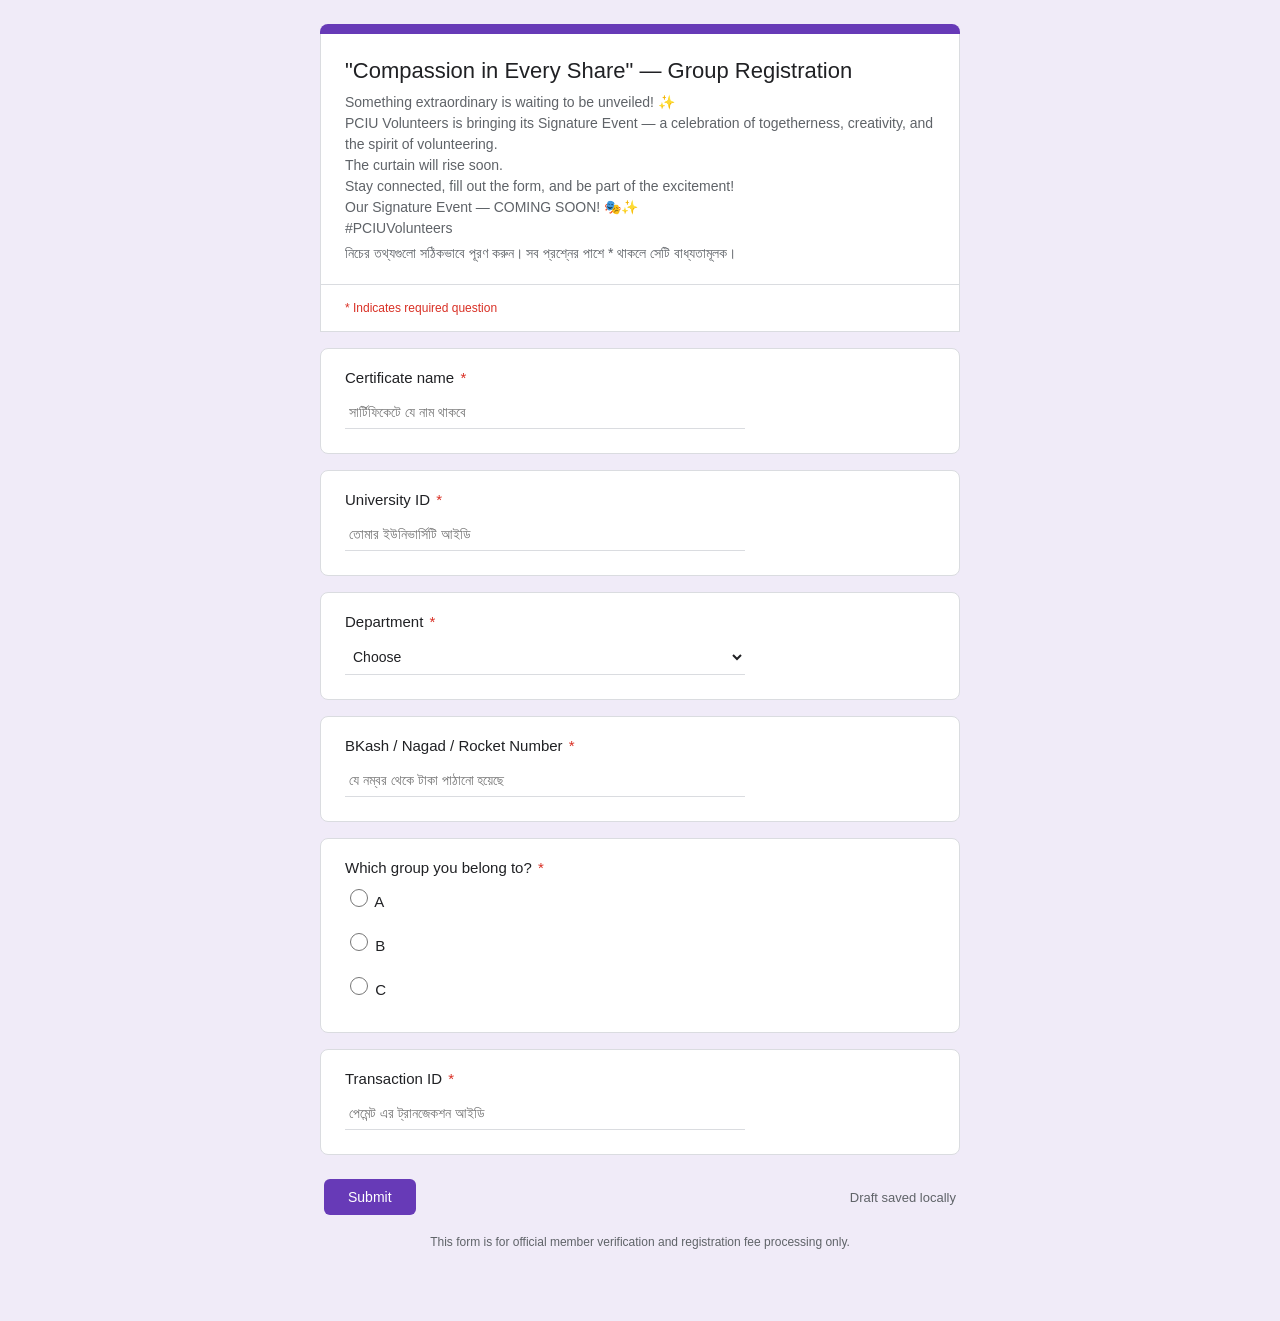
<file: form.html>
<!DOCTYPE html>
<html lang="bn">
<head>
<meta charset="UTF-8">
<title>Compassion in Every Share - Registration</title>
<style>
  :root{
    --purple:#673ab7;
    --purple-dark:#5b2fa8;
    --border:#dadce0;
    --text:#202124;
    --muted:#5f6368;
    --bg:#f0ebf8;
  }
  *{box-sizing:border-box;}
  body{
    margin:0;
    font-family:"Segoe UI", Roboto, Arial, sans-serif;
    background:var(--bg);
    color:var(--text);
    padding:24px 12px 60px;
  }
  .wrap{max-width:640px;margin:0 auto;}
  .topbar{
    height:10px;
    background:var(--purple);
    border-radius:8px 8px 0 0;
  }
  .card{
    background:#fff;
    border:1px solid var(--border);
    border-top:none;
  }
  .header{padding:24px 24px 20px;border-bottom:1px solid var(--border);}
  .header h1{font-size:22px;margin:0 0 8px;font-weight:500;}
  .header p{font-size:14px;color:var(--muted);margin:4px 0 0;line-height:1.5;}
  .required-note{font-size:12px;color:#d93025;padding:16px 24px;}
  .field{
    background:#fff;
    border:1px solid var(--border);
    margin-top:16px;
    padding:20px 24px 24px;
    border-radius:8px;
  }
  .field label{
    display:block;
    font-size:15px;
    margin-bottom:10px;
  }
  .field label .req{color:#d93025;margin-left:2px;}
  input[type="text"], select{
    width:100%;
    max-width:400px;
    padding:8px 4px;
    font-size:14px;
    border:none;
    border-bottom:1px solid var(--border);
    background:transparent;
    outline:none;
    color:var(--text);
  }
  input[type="text"]:focus, select:focus{
    border-bottom:2px solid var(--purple);
  }
  .radio-group{display:flex;flex-direction:column;gap:10px;margin-top:6px;}
  .radio-option{display:flex;align-items:center;gap:10px;font-size:14px;}
  .radio-option input{accent-color:var(--purple);width:18px;height:18px;}
  .actions{
    display:flex;
    align-items:center;
    justify-content:space-between;
    margin-top:24px;
    padding:0 4px;
  }
  .submit-btn{
    background:var(--purple);
    color:#fff;
    border:none;
    padding:10px 24px;
    border-radius:6px;
    font-size:14px;
    cursor:pointer;
  }
  .submit-btn:hover{background:var(--purple-dark);}
  .status{font-size:13px;color:var(--muted);}
  .result{
    display:none;
    background:#fff;
    border:1px solid var(--border);
    border-radius:8px;
    padding:24px;
    margin-top:16px;
  }
  .result h2{margin-top:0;font-size:18px;color:var(--purple);}
  .result table{width:100%;border-collapse:collapse;font-size:14px;}
  .result td{padding:6px 4px;border-bottom:1px solid #eee;vertical-align:top;}
  .result td:first-child{color:var(--muted);width:45%;}
  .edit-btn{
    background:none;
    border:1px solid var(--purple);
    color:var(--purple);
    padding:8px 18px;
    border-radius:6px;
    font-size:14px;
    cursor:pointer;
    margin-top:16px;
  }
  .footer-note{
    text-align:center;
    font-size:12px;
    color:var(--muted);
    margin-top:20px;
  }
</style>
</head>
<body>
<div class="wrap">

  <div class="topbar"></div>
  <div class="card">
    <div class="header">
      <h1>"Compassion in Every Share" — Group Registration</h1>
      <p>Something extraordinary is waiting to be unveiled! ✨<br>
      PCIU Volunteers is bringing its Signature Event — a celebration of togetherness, creativity, and the spirit of volunteering.<br>
      The curtain will rise soon.<br>
      Stay connected, fill out the form, and be part of the excitement!<br>
      Our Signature Event — COMING SOON! 🎭✨<br>
      #PCIUVolunteers</p>
      <p>নিচের তথ্যগুলো সঠিকভাবে পূরণ করুন। সব প্রশ্নের পাশে * থাকলে সেটি বাধ্যতামূলক।</p>
    </div>
    <div class="required-note">* Indicates required question</div>
  </div>

  <form id="regForm">

    <div class="field">
      <label>Certificate name <span class="req">*</span></label>
      <input type="text" id="certName" placeholder="সার্টিফিকেটে যে নাম থাকবে" required>
    </div>

    <div class="field">
      <label>University ID <span class="req">*</span></label>
      <input type="text" id="uniId" placeholder="তোমার ইউনিভার্সিটি আইডি" required>
    </div>

    <div class="field">
      <label>Department <span class="req">*</span></label>
      <select id="department" required>
        <option value="" disabled selected>Choose</option>
        <option>CSE</option>
        <option>EEE</option>
        <option>BBA</option>
        <option>English</option>
        <option>Law</option>
        <option>Pharmacy</option>
        <option>Civil</option>
        <option>Other</option>
      </select>
    </div>

    <div class="field">
      <label>BKash / Nagad / Rocket Number <span class="req">*</span></label>
      <input type="text" id="paymentNumber" placeholder="যে নম্বর থেকে টাকা পাঠানো হয়েছে" required>
    </div>

    <div class="field">
      <label>Which group you belong to? <span class="req">*</span></label>
      <div class="radio-group">
        <label class="radio-option"><input type="radio" name="group" value="A" required> A</label>
        <label class="radio-option"><input type="radio" name="group" value="B"> B</label>
        <label class="radio-option"><input type="radio" name="group" value="C"> C</label>
      </div>
    </div>

    <div class="field">
      <label>Transaction ID <span class="req">*</span></label>
      <input type="text" id="transactionId" placeholder="পেমেন্ট এর ট্রানজেকশন আইডি" required>
    </div>

    <div class="actions">
      <button type="submit" class="submit-btn">Submit</button>
      <span class="status">Draft saved locally</span>
    </div>
  </form>

  <div class="result" id="resultBox">
    <h2>জমা হয়েছে ✔️</h2>
    <table id="resultTable"></table>
    <button class="edit-btn" id="editBtn">Edit response</button>
  </div>

  <p class="footer-note">This form is for official member verification and registration fee processing only.</p>

</div>

<script>
  const form = document.getElementById('regForm');
  const resultBox = document.getElementById('resultBox');
  const resultTable = document.getElementById('resultTable');
  const editBtn = document.getElementById('editBtn');

  form.addEventListener('submit', function(e){
    e.preventDefault();
    const group = form.querySelector('input[name="group"]:checked');
    const data = {
      "Certificate name": document.getElementById('certName').value,
      "University ID": document.getElementById('uniId').value,
      "Department": document.getElementById('department').value,
      "BKash/Nagad/Rocket Number": document.getElementById('paymentNumber').value,
      "Group": group ? group.value : "",
      "Transaction ID": document.getElementById('transactionId').value
    };

    resultTable.innerHTML = Object.entries(data).map(([k,v]) =>
      <tr><td>${k}</td><td>${v}</td></tr>
    ).join('');

    form.style.display = 'none';
    resultBox.style.display = 'block';
  });

  editBtn.addEventListener('click', function(){
    resultBox.style.display = 'none';
    form.style.display = 'block';
  });
</script>

</body>
</html>
</file>
